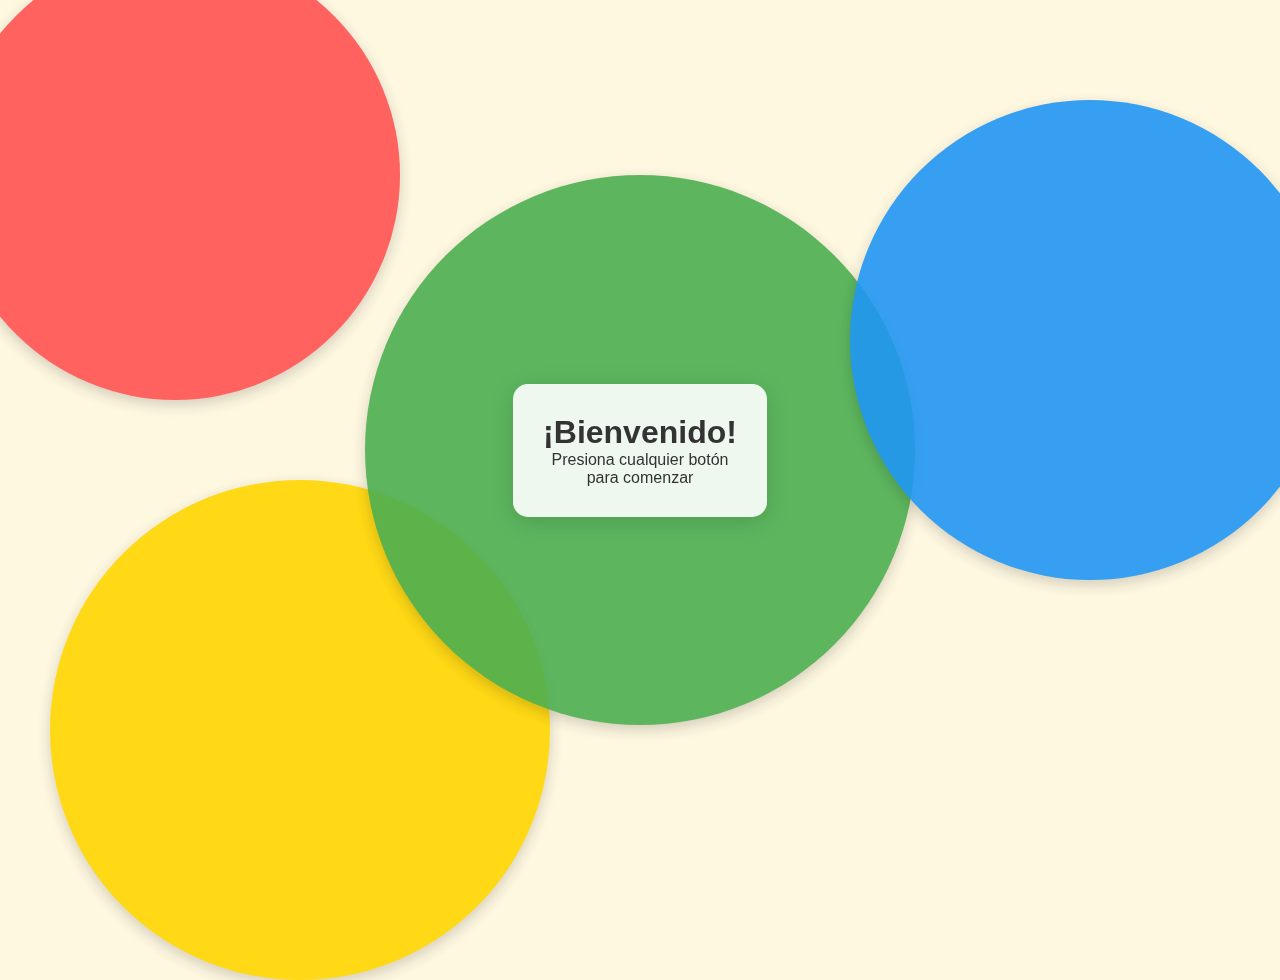
<file: index.html>
<!DOCTYPE html>
<!--
    Página de Bienvenida
    
    Primera pantalla que ve el usuario al ingresar al juego.
    Muestra cuatro círculos de colores que sirven como botones
    interactivos. Cualquier interacción redirige a la pantalla de instrucciones.
-->
<html lang="es">
<head>
    <meta charset="UTF-8">
    <meta name="viewport" content="width=device-width, initial-scale=1.0">
    <title>Bienvenida</title>
    <link rel="stylesheet" href="/css/style.css">
    <base href="/">
    <meta http-equiv="Cache-Control" content="no-cache, no-store, must-revalidate">
    <meta http-equiv="Pragma" content="no-cache">
    <meta http-equiv="Expires" content="0">
</head>
<body>
    <div class="container">
        <!-- Círculos interactivos de colores -->
        <div class="circle red"></div>
        <div class="circle yellow"></div>
        <div class="circle green"></div>
        <div class="circle blue"></div>
        
        <div class="text">
            <h1>¡Bienvenido!</h1>
            <p>Presiona cualquier botón<br> para comenzar</p>
        </div>
    </div>
    <script type="module" src="/js/Welcome.js"></script>
</body>
</html>
</file>
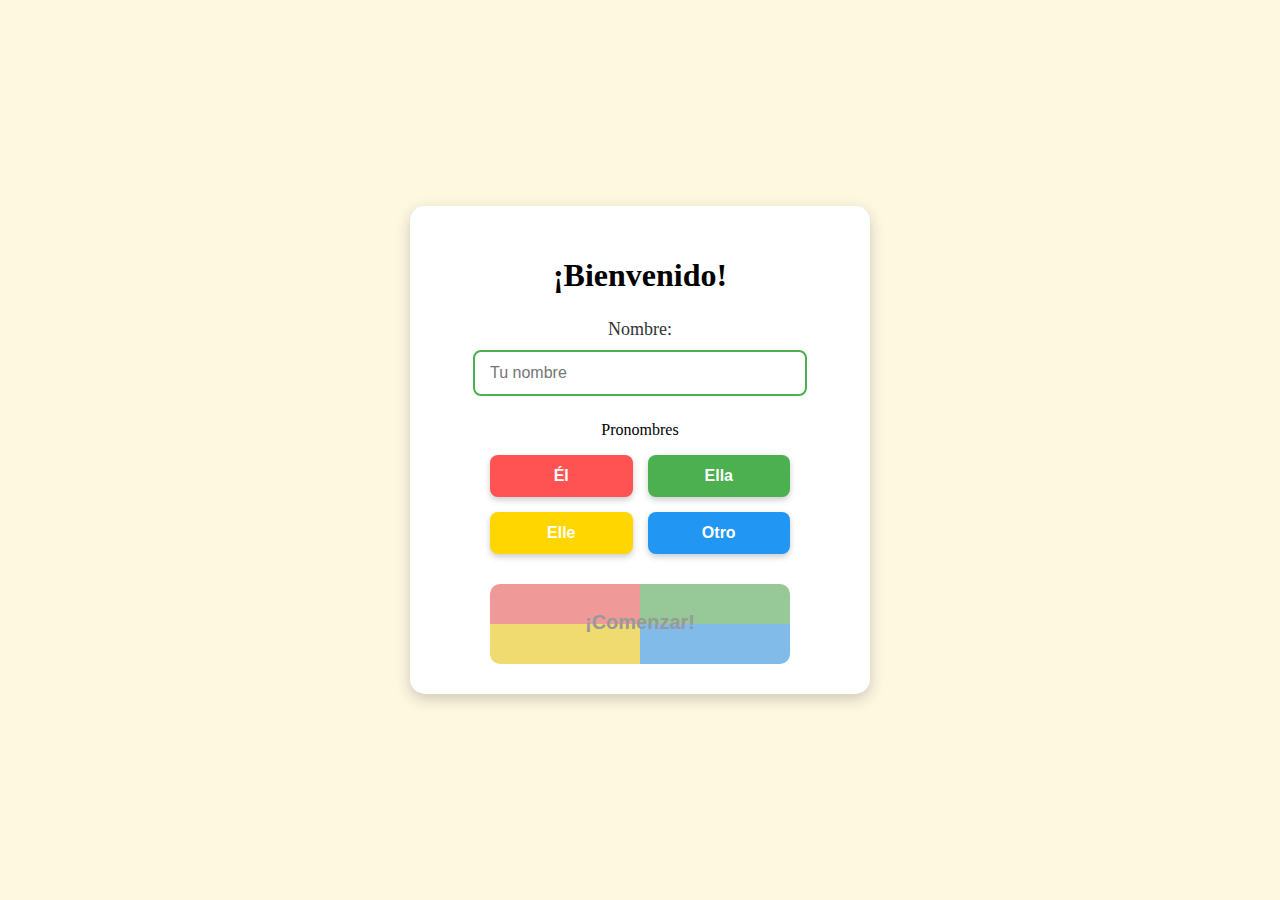
<file: final_results.html>
<!DOCTYPE html>
<!--
    Página de Resultados Finales
    
    Muestra los resultados de todos los juegos completados por el usuario.
    Presenta puntajes individuales y totales, junto con un mensaje motivacional.
    Permite al usuario regresar al inicio o compartir sus resultados.
-->
<html lang="es">
<head>
    <meta charset="UTF-8">
    <meta name="viewport" content="width=device-width, initial-scale=1.0">
    <script src="https://html2canvas.hertzen.com/dist/html2canvas.min.js"></script>
    <title>Resultados Finales</title>
    <link rel="stylesheet" href="/css/results.css">
    <meta http-equiv="Cache-Control" content="no-cache, no-store, must-revalidate">
    <meta http-equiv="Pragma" content="no-cache">
    <meta http-equiv="Expires" content="0">
</head>
<body>
    <div class="screen-container">
        <div class="content-box results-container">
            <h1>Tus Resultados</h1>
            
            <!-- Información del jugador -->
            <div class="player-info">
                <h2 id="player-name"></h2>
            </div>
            
            <!-- Detalles de resultados por juego -->
            <div class="results-detail">
                <div class="game-result" id="flies-result">
                    <h3>Caza Moscas</h3>
                    <p class="score">Puntaje: <span id="flies-score">0</span></p>
                    <p id="flies-correct" class="correct"></p>
                </div>
                    
                <div class="game-result" id="sequence-result">
                    <h3>Secuencia</h3>
                    <p class="score">Puntaje: <span id="sequence-score"></span></p>
                    <p class="correct" id="sequence-correct"></p>
                </div>
                
                <div class="game-result" id="colors-result">
                    <h3>Colores</h3>
                    <p class="score">Puntaje: <span id="colors-score"></span></p>
                    <p class="correct" id="colors-correct"></p>
                </div>
            </div>

            <!-- Resultado final y mensaje motivacional -->
            <div class="final-result">
                <h2>Puntaje Total</h2>
                <p id="total-score">0</p>
                <p id="final-message"></p>
            </div>
            
            <!-- Botones de acción -->
            <div class="action-buttons">
                <button id="back-btn" class="action-btn red">Volver</button>
                <button id="share-btn" class="action-btn blue">Compartir</button>
            </div>
        </div>
    </div>

    <script type="module" src="/js/Results.js"></script>
</body>
</html>
</file>
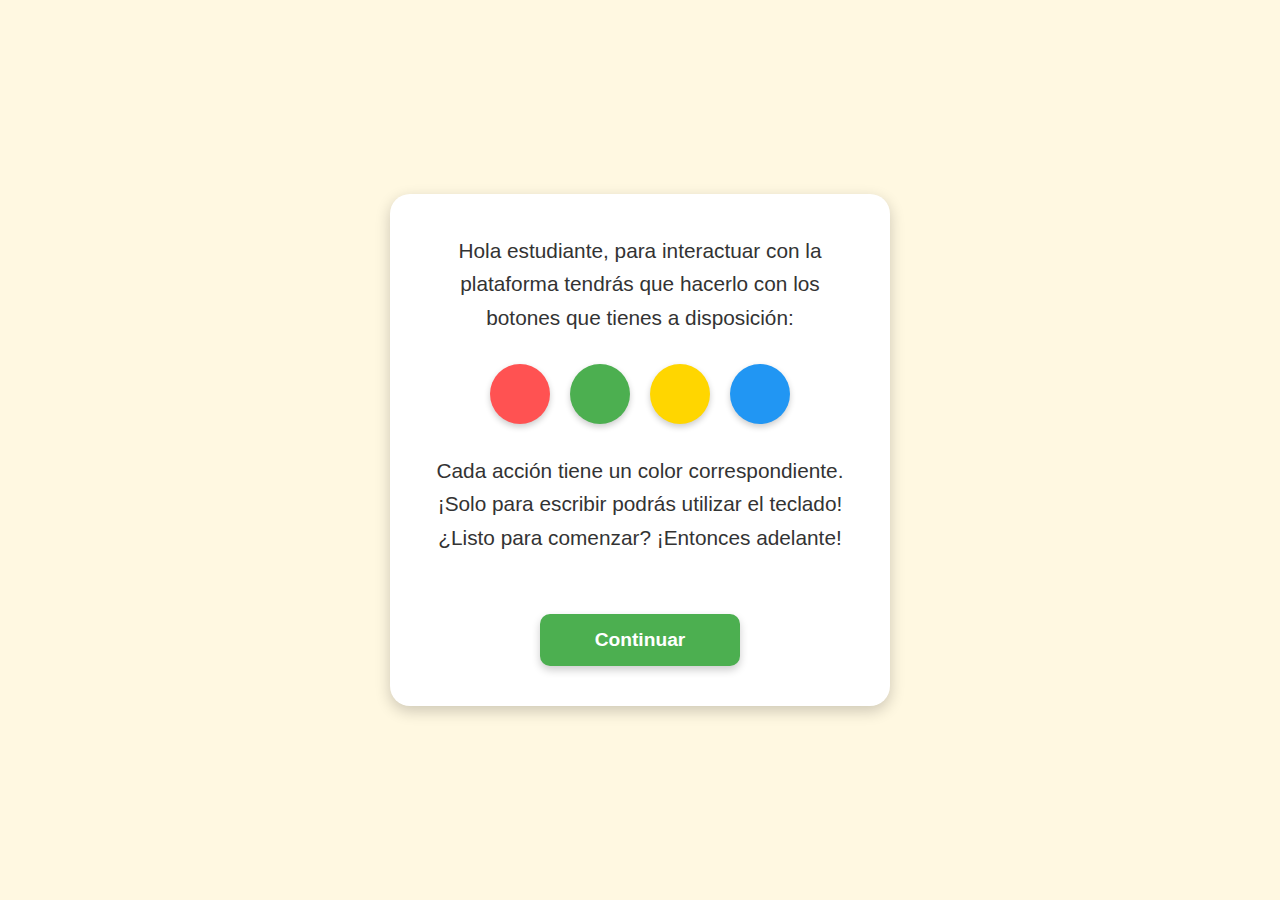
<file: instructions.html>
<!DOCTYPE html>
<!--
    Página de Instrucciones
    
    Explica al usuario cómo interactuar con la aplicación.
    Muestra los cuatro botones disponibles y sus propósitos.
    El botón verde permite continuar al registro.
-->
<html lang="es">
<head>
    <meta charset="UTF-8">
    <meta name="viewport" content="width=device-width, initial-scale=1.0">
    <title>Instrucciones</title>
    <link rel="stylesheet" href="/css/instructions.css">
    <meta http-equiv="Cache-Control" content="no-cache, no-store, must-revalidate">
    <meta http-equiv="Pragma" content="no-cache">
    <meta http-equiv="Expires" content="0">
    <base href="/"> <!-- Para rutas consistentes -->
</head>
<body>
    <div class="instructions-container">
        <div class="instructions-message">
            <p>Hola estudiante, para interactuar con la plataforma tendrás que hacerlo con los botones que tienes a disposición:</p>
            
            <!-- Visualización de los botones disponibles -->
            <div class="color-circles">
                <div class="color-circle red"></div>
                <div class="color-circle green"></div>
                <div class="color-circle yellow"></div>
                <div class="color-circle blue"></div>
            </div>
            
            <p>Cada acción tiene un color correspondiente.</p>
            <p>¡Solo para escribir podrás utilizar el teclado!</p>
            <p>¿Listo para comenzar? ¡Entonces adelante!</p>
        </div>
        
        <!-- Botón de continuación a registro -->
        <button id="continue-btn" class="green-button interactive">
            Continuar
        </button>
    </div>
    
    <script type="module" src="/js/Instructions.js"></script>
</body>
</file>
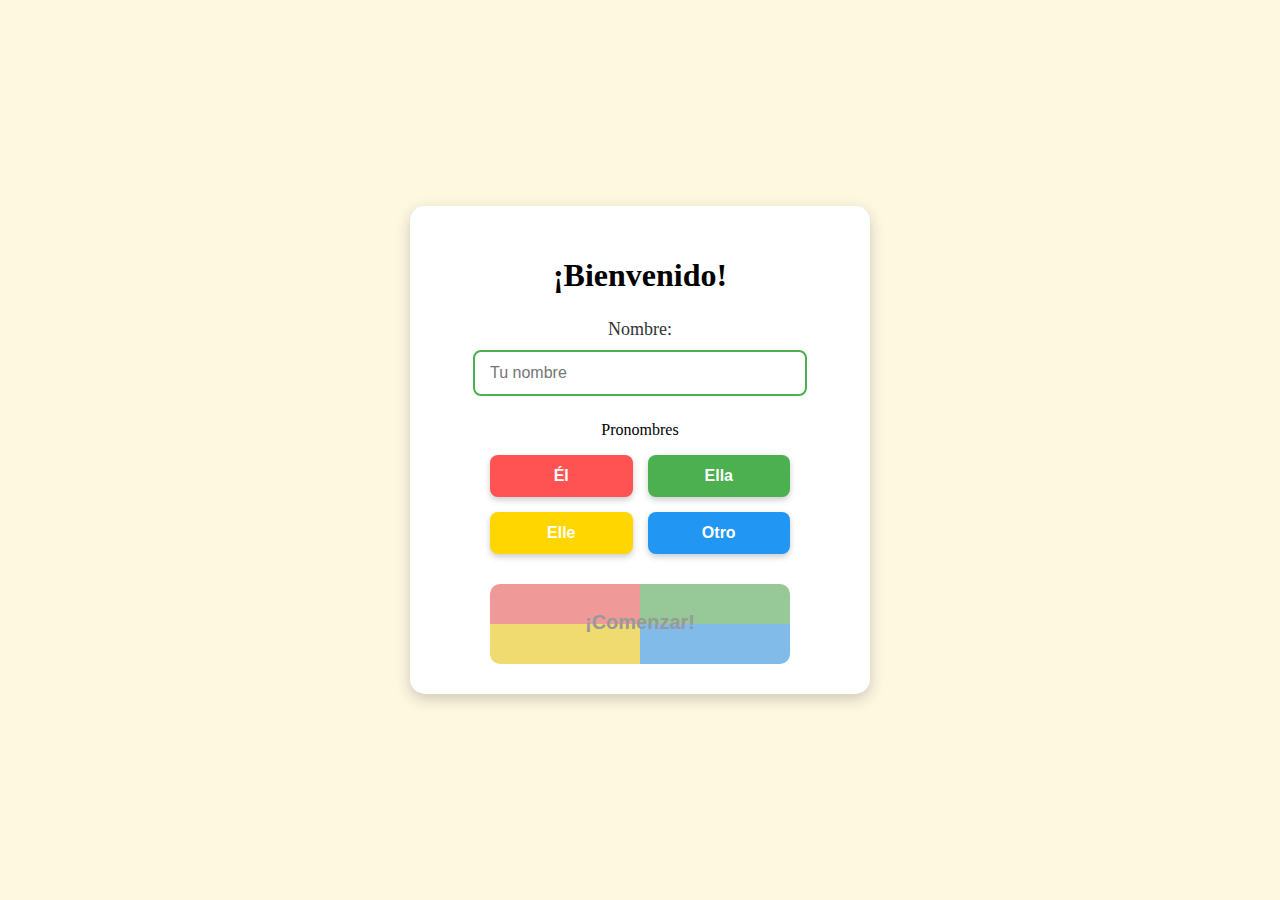
<file: registration.html>
<!DOCTYPE html>
<!--
    Página de Registro
    
    Permite al usuario ingresar su nombre y seleccionar sus pronombres.
    La interacción se realiza mediante botones de colores para los pronombres.
    El formulario se valida antes de permitir al usuario continuar.
-->
<html lang="es">
<head>
    <meta charset="UTF-8">
    <meta name="viewport" content="width=device-width, initial-scale=1.0">
    <title>Registro</title>
    <link rel="stylesheet" href="/css/registration.css">
    <meta http-equiv="Cache-Control" content="no-cache, no-store, must-revalidate">
    <meta http-equiv="Pragma" content="no-cache">
    <meta http-equiv="Expires" content="0">
</head>
<body class="screen-container">
    <div class="content-box">
        <h1>¡Bienvenido!</h1>
        
        <!-- Campo de entrada para el nombre -->
        <div class="form-group">
            <label for="name">Nombre:</label>
            <input type="text" id="name" placeholder="Tu nombre" autofocus autocomplete="name">
        </div>
        
        <!-- Selección de pronombres mediante botones de colores -->
        <div class="form-group">
            <p>Pronombres</p>
            <div class="options">
                <button class="color-btn red" data-gender="el" data-key="1">Él</button>
                <button class="color-btn green" data-gender="ella" data-key="2">Ella</button>
                <button class="color-btn yellow" data-gender="elle" data-key="3">Elle</button>
                <button class="color-btn blue" data-gender="otro" data-key="4">Otro</button>
            </div>
        </div>
        
        <!-- Botón de inicio, deshabilitado hasta completar el formulario -->
        <button id="start-btn" disabled>
            <span class="btn-text">¡Comenzar!</span>
        </button>
    </div>

    <!-- Archivos JS como módulos -->
    <script type="module" src="/js/Player.js"></script>
    <script type="module" src="/js/strategies/MouseStrategy.js"></script>
    <script type="module" src="/js/strategies/TouchScreenStrategy.js"></script>
    <script type="module" src="/js/strategies/PhysicalButtonsStrategy.js"></script>
    <script type="module" src="/js/InteractionManager.js"></script>
    <script type="module" src="/js/Registration.js"></script>
</body>
</html>
</file>
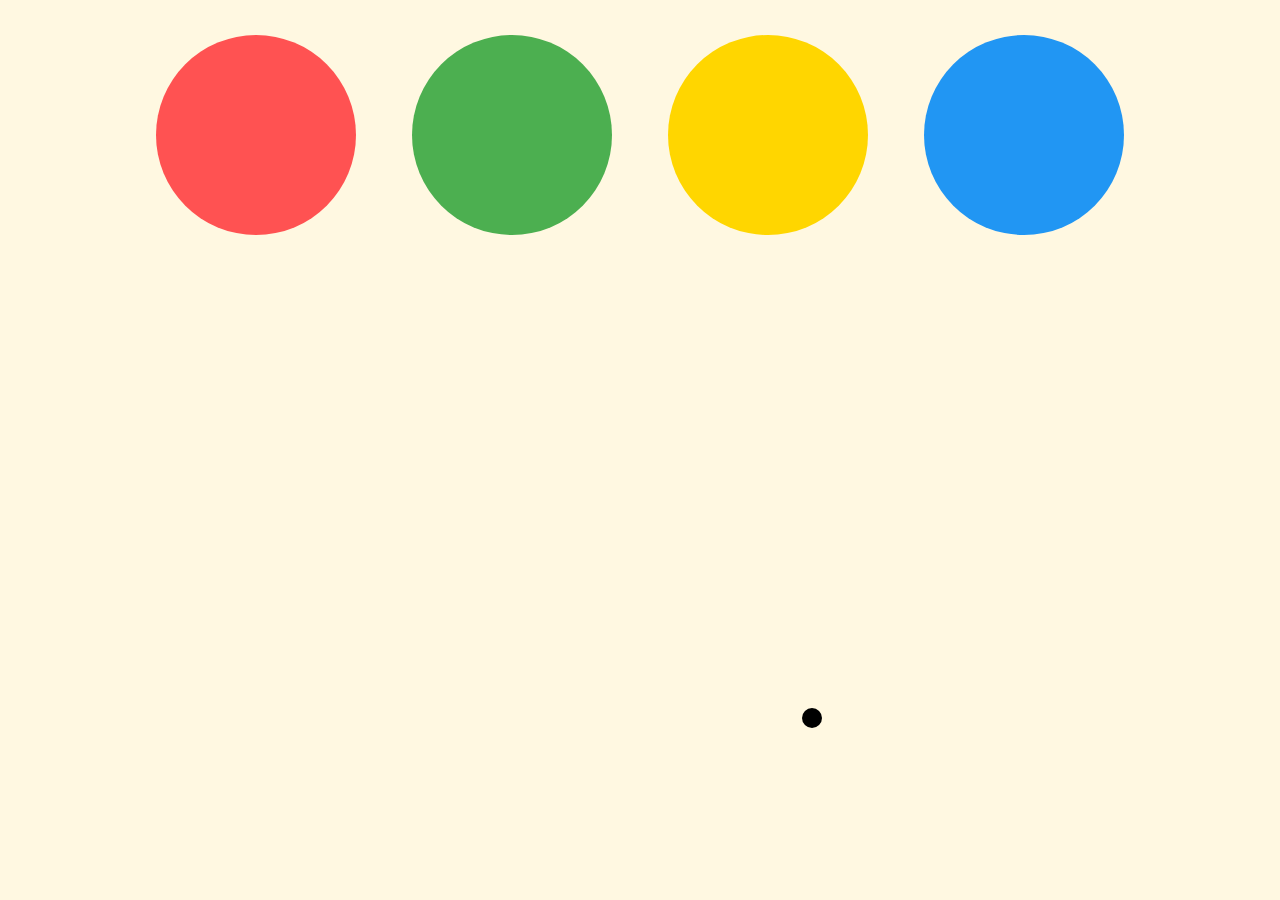
<file: games/flies/flies_game.html>
<!DOCTYPE html>
<!--
    Pantalla Principal del Juego Caza Moscas
    
    Contiene el escenario donde se desarrolla el juego.
    En esta pantalla aparecen los círculos de colores y las moscas
    que se mueven hacia ellos. El usuario debe observar atentamente
    cuál recibe más moscas durante 20 segundos.
-->
<html lang="es">
<head>
    <meta charset="UTF-8">
    <meta name="viewport" content="width=device-width, initial-scale=1.0">
    <title>Juego de Observación</title>
    <link rel="stylesheet" href="../../css/flies.css">
    <meta http-equiv="Cache-Control" content="no-cache, no-store, must-revalidate">
    <meta http-equiv="Pragma" content="no-cache">
    <meta http-equiv="Expires" content="0">
</head>
<body>
    <!-- Contenedor principal del juego donde se generarán los elementos dinámicamente -->
    <div id="game-container">
        <div id="targets-container"></div>
    </div>

    <!-- Scripts del juego -->
    <script src="../../js/games/flies/Target.js"></script>
    <script src="../../js/games/flies/Fly.js"></script>
    <script src="../../js/games/flies/Game.js"></script>
    <script src="../../js/games/flies/main.js"></script>
</body>
</html>
</file>
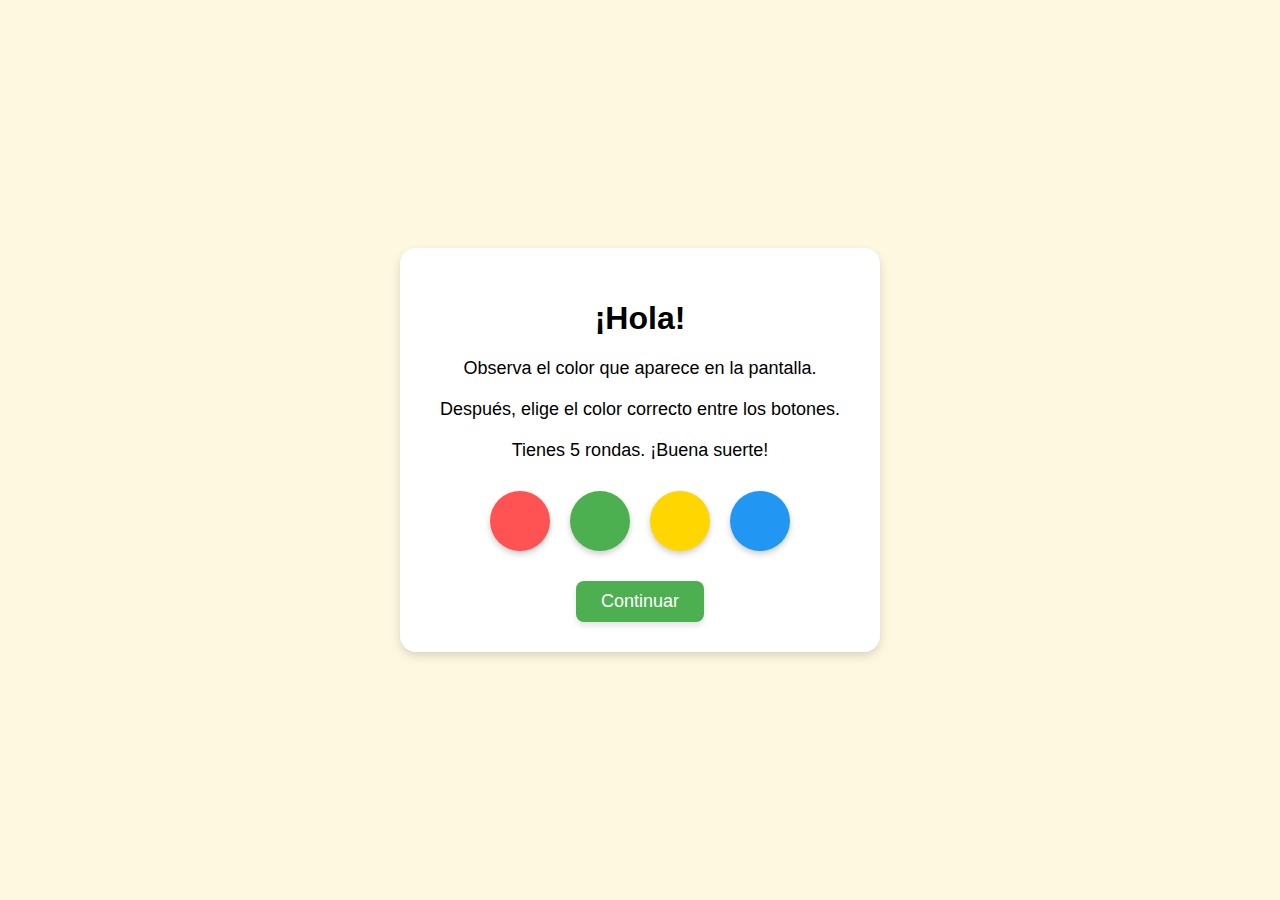
<file: games/juego3/juego3.html>
<!DOCTYPE html>
<html lang="es">
<head>
  <meta charset="UTF-8">
  <title>Juego de Colores</title>
  <link rel="stylesheet" href="../../css/juego3.css">
  <meta name="viewport" content="width=device-width, initial-scale=1.0">
</head>
<body>
  <div id="game">
    <!-- Instrucciones -->
    <div id="instructions">
      <div class="card">
        <h1 id="welcome-title" class="game-title">¡Hola!</h1>

        <p>Observa el color que aparece en la pantalla.</p>
        <p>Después, elige el color correcto entre los botones.</p>
        <p>Tienes 5 rondas. ¡Buena suerte!</p>

        <div class="color-circles">
          <div class="color-circle red"></div>
          <div class="color-circle green"></div>
          <div class="color-circle yellow"></div>
          <div class="color-circle blue"></div>
        </div>

        <button id="startButton" onclick="startGame()">Continuar</button>
      </div>
    </div>

    <!-- Área de juego -->
    <div id="playArea" class="hidden">
      <h1 id="title">¡Observa el color!</h1>

      <div id="buttons" class="hidden">
        <button class="btn" style="background-color: #FF5252;" onclick="checkAnswer('red')" title="Rojo"></button>
        <button class="btn" style="background-color: #4CAF50;" onclick="checkAnswer('green')" title="Verde"></button>
        <button class="btn" style="background-color: #FFD600;" onclick="checkAnswer('yellow')" title="Amarillo"></button>
        <button class="btn" style="background-color: #2196F3;" onclick="checkAnswer('blue')" title="Azul"></button>
      </div>

      <div id="score" class="hidden"></div>
    </div>
  </div>

  <!-- Scripts -->
  <script type="module" src="../../js/games/juego3/juego3.js"></script>

</html>
</file>
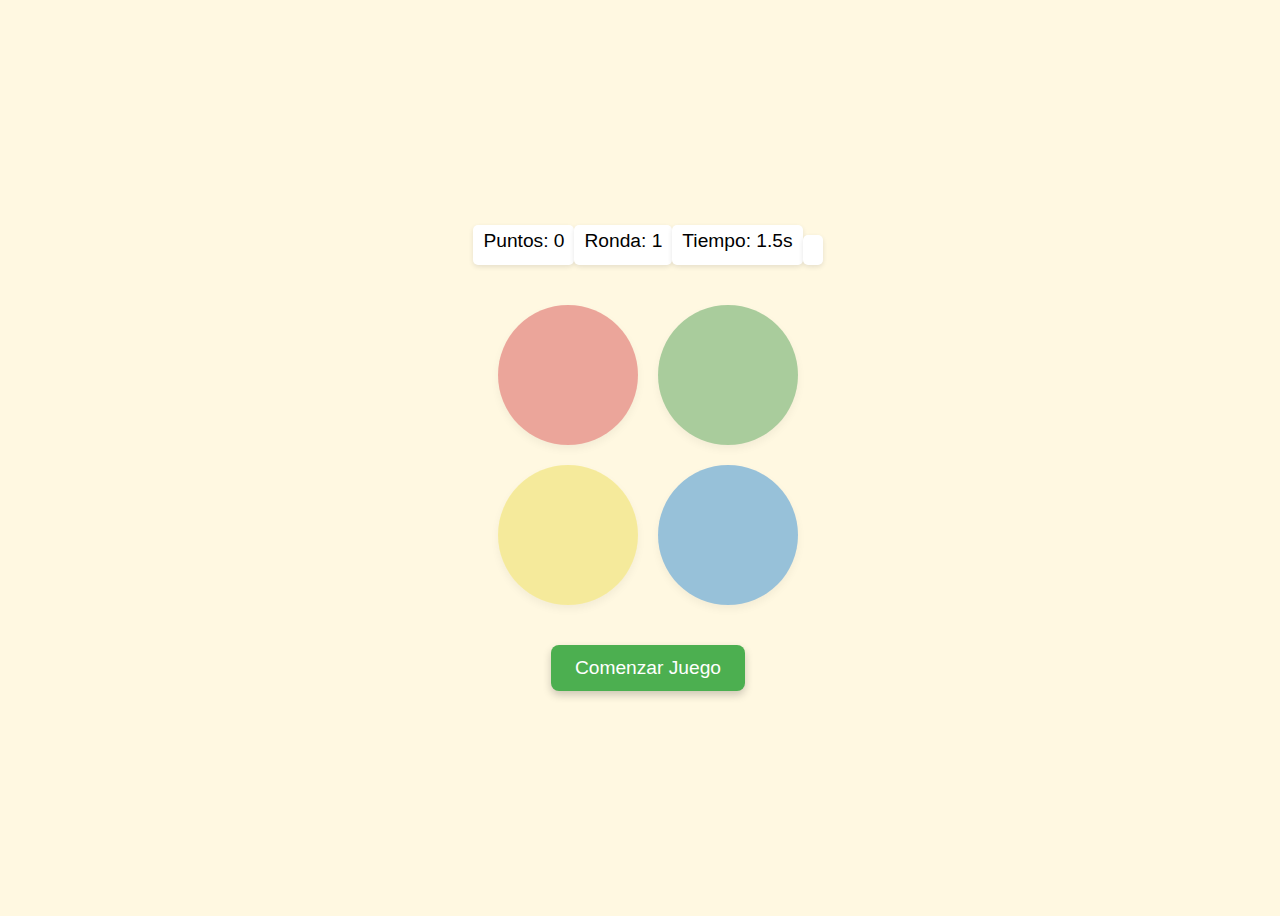
<file: games/sequence/sequence_game.html>
<!DOCTYPE html>
<!--
    Pantalla Principal del Juego Secuencia
    
    Contiene el tablero donde se desarrolla el juego.
    Muestra cuatro botones de colores que el usuario debe presionar
    en el mismo orden en que se iluminan para seguir la secuencia.
    Incluye un panel de información con puntuación, ronda y temporizador.
-->
<html lang="es">
<head>
    <meta charset="UTF-8">
    <meta name="viewport" content="width=device-width, initial-scale=1.0">
    <title>Juego de Secuencia de Colores</title>
    <link rel="stylesheet" href="../../css/sequence.css">
    <meta http-equiv="Cache-Control" content="no-cache, no-store, must-revalidate">
    <meta http-equiv="Pragma" content="no-cache">
    <meta http-equiv="Expires" content="0">
</head>
<body>
    <div class="game-container">
        <!-- Panel de información del juego -->
        <div class="info-panel">
            <div class="score">Puntos: <span id="score">0</span></div>
            <div class="round">Ronda: <span id="round">1</span></div>
            <div class="timer">Tiempo: <span id="timer">1.5</span>s</div>
            <div class="message" id="message"></div>
        </div>
        
        <!-- Tablero con botones de colores -->
        <div class="board">
            <div class="circle red"></div>
            <div class="circle green"></div>
            <div class="circle yellow"></div>
            <div class="circle blue"></div>
        </div>
        
        <!-- Botón para iniciar el juego -->
        <button id="startBtn" class="start-button">
            <span class="button-text">Comenzar Juego</span>
        </button>
    </div>

    <script type="module" src="../../js/games/sequence/main.js"></script>
</body>
</html>
</file>
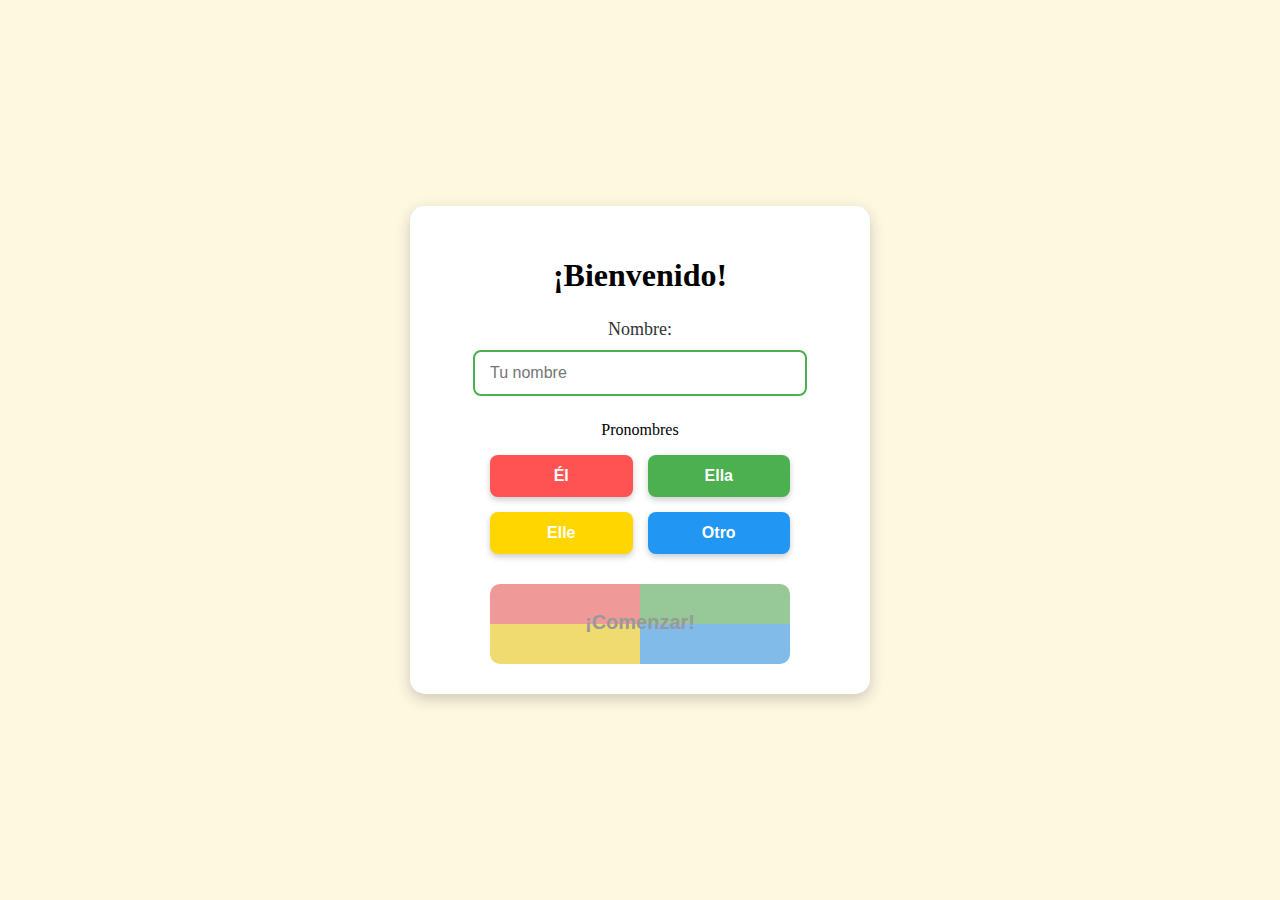
<file: games/sequence/sequence_start.html>
<!DOCTYPE html>
<!--
    Pantalla de Inicio del Juego Secuencia
    
    Muestra las instrucciones para el segundo juego.
    Explica al usuario que debe memorizar y repetir una secuencia 
    de colores usando los botones correspondientes.
-->
<html lang="es">
<head>
    <meta charset="UTF-8">
    <meta name="viewport" content="width=device-width, initial-scale=1.0">
    <title>Juego de Secuencia</title>
    <link rel="stylesheet" href="../../css/instructions.css">
    <meta http-equiv="Cache-Control" content="no-cache, no-store, must-revalidate">
    <meta http-equiv="Pragma" content="no-cache">
    <meta http-equiv="Expires" content="0">
    <base href="/">
</head>
<body>
    <div class="instructions-container">
      <h1 id="welcome-title" class="game-title"></h1>

        <!-- Instrucciones del juego -->
        <div class="instructions-message">
            <p>¡Bienvenido al juego de secuencias! Memoriza y repite los patrones de colores que se te mostrarán.</p>
            
            <p>¡Usa los botones correspondientes para repetir la secuencia!</p>

            <!-- Representación visual de los botones -->
            <div class="color-circles">
                <div class="color-circle red"></div>
                <div class="color-circle green"></div>
                <div class="color-circle yellow"></div>
                <div class="color-circle blue"></div>
            </div>

            <p>¡Comencemos!</p>
        </div>
        
        <!-- Botón para iniciar el juego -->
        <button id="continue-btn" class="green-button interactive">
            Comenzar
        </button>
    </div>
    
    <script type="module" src="../../js/games/sequence/Instructions.js"></script>
</body>
</html>
</file>
<file: css/style.css>
/**
 * Estilos para la Página de Bienvenida
 * 
 * Define la apariencia de los círculos interactivos y textos en la pantalla inicial.
 * Incluye responsividad para diferentes tamaños de pantalla.
 */

/* Estilos generales */
* {
    margin: 0;
    padding: 0;
    box-sizing: border-box;
    font-family: 'Arial', sans-serif;
    -webkit-tap-highlight-color: transparent; /* Elimina el destello en dispositivos táctiles */
}

body {
    width: 100vw;
    height: 100vh;
    display: flex;
    justify-content: center;
    align-items: center;
    background: #FFF8E1;
    overflow: hidden;
    position: relative;
}

.container {
    position: relative;
    width: 100%;
    height: 100%;
    display: flex;
    justify-content: center;
    align-items: center;
}

/* Círculos de colores - Asegurar que sean clickeables */
.circle {
    position: absolute;
    border-radius: 50%;
    opacity: 0.9;
    transition: all 0.2s ease;
    box-shadow: 0 5px 15px rgba(0,0,0,0.2);
    z-index: 1;
    pointer-events: auto;
    cursor: pointer;
    touch-action: manipulation; /* Mejora la respuesta táctil */
}

/* Efecto al hacer click o tocar */
.circle:active {
    transform: scale(0.95);
    box-shadow: inset 0 0 15px rgba(0,0,0,0.4);
}

/* Posiciones y tamaños de cada círculo */
.red {
    background-color: #FF5252;
    width: 450px;
    height: 450px;
    top: -50px;
    left: -50px;
}

.yellow {
    background-color: #FFD600;
    width: 500px;
    height: 500px;
    bottom: -80px;
    left: 50px;
}

.green {
    background-color: #4CAF50;
    width: 550px;
    height: 550px;
    display: flex;
    justify-content: center;
    align-items: center;
}

.blue {
    background-color: #2196F3;
    width: 480px;
    height: 480px;
    right: -50px;
    top: 100px;
}

/* Texto central con instrucciones */
.text {
    position: absolute;
    text-align: center;
    color: #333;
    z-index: 10;
    background-color: rgba(255, 255, 255, 0.9);
    padding: 30px;
    border-radius: 15px;
    box-shadow: 0 5px 25px rgba(0,0,0,0.15);
    max-width: 80%;
    backdrop-filter: blur(5px);
    user-select: none; /* Previene selección de texto */
}

/* Optimización para dispositivos móviles */
@media (max-width: 768px) {
    .circle {
        width: 80% !important;
        height: 80% !important;
        max-width: 300px;
        max-height: 300px;
        position: relative !important;
        top: auto !important;
        left: auto !important;
        right: auto !important;
        bottom: auto !important;
        margin: 10px;
    }
    
    .container {
        flex-direction: column;
        justify-content: flex-start;
        padding-top: 20px;
    }
    
    .text {
        position: relative;
        margin-top: 20px;
        width: 90%;
    }
}
</file>
<file: css/results.css>
/**
 * Estilos para la Página de Resultados Finales
 * 
 * Define la apariencia de la pantalla de resultados, incluyendo
 * tarjetas para cada juego, puntaje total y botones de acción.
 * Incluye estados visuales para indicar éxito o error.
 */

/* ==================== */
/* ESTILOS BASE */
/* ==================== */
body {
    margin: 0;
    padding: 0;
    font-family: Arial, sans-serif;
    background: #FFF8E1;
}

/* Contenedor principal */
.screen-container {
    display: flex;
    justify-content: center;
    align-items: center;
    min-height: 100vh;
    padding: 20px;
}

/* Caja de contenido */
.content-box {
    background: white;
    padding: 30px;
    border-radius: 15px;
    box-shadow: 0 5px 15px rgba(0,0,0,0.2);
    width: 90%;
    max-width: 800px;
}

/* ==================== */
/* ESTILOS DE RESULTADOS */
/* ==================== */
.results-container {
    text-align: center;
}

.player-info {
    margin-bottom: 30px;
}

.player-info h2 {
    color: #2196F3;
    margin-bottom: 5px;
    font-size: 28px;
}

/* Grid de resultados */
.results-detail {
    display: grid;
    grid-template-columns: repeat(auto-fit, minmax(250px, 1fr));
    gap: 20px;
    margin: 30px 0;
}

/* Tarjeta de resultado por juego */
.game-result {
    background: rgba(255, 255, 255, 0.9);
    padding: 15px;
    border-radius: 10px;
    box-shadow: 0 3px 10px rgba(0,0,0,0.1);
}

.game-result h3 {
    color: #333;
    margin-top: 0;
    border-bottom: 1px solid #eee;
    padding-bottom: 10px;
}

.score {
    font-weight: bold;
    font-size: 18px;
    margin: 10px 0;
}

.correct {
    font-style: italic;
    margin: 5px 0;
}

/* Resultado final y mensaje motivacional */
.final-result {
    text-align: center;
    margin: 30px 0;
    padding: 20px;
    background: #FFF8E1;
    border-radius: 10px;
}

.final-result h2 {
    color: #FF9800;
    margin-bottom: 10px;
    font-size: 24px;
}

#total-score {
    font-size: 32px;
    font-weight: bold;
    color: #2196F3;
    margin: 10px 0;
}

#final-message {
    font-size: 18px;
    color: #333;
    margin-top: 15px;
}

/* ==================== */
/* BOTONES DE ACCIÓN */
/* ==================== */
.action-buttons {
    display: flex;
    justify-content: center;
    gap: 15px;
    margin-top: 30px;
}

.action-btn {
    display: inline-block;
    color: white;
    padding: 12px 25px;
    border: none;
    border-radius: 5px;
    text-decoration: none;
    font-size: 18px;
    font-weight: bold;
    cursor: pointer;
    transition: all 0.3s;
    box-shadow: 0 2px 5px rgba(0,0,0,0.2);
    pointer-events: none; /* Deshabilitados hasta que JS los active */
}

/* Efecto hover para todos los botones */
.action-btn:hover {
    transform: translateY(-2px);
    box-shadow: 0 4px 8px rgba(0,0,0,0.2);
}

/* Botón rojo (Volver) */
.action-btn.red {
    background: #FF5252;
}

.action-btn.red:hover {
    background: #e53935;
}

/* Botón azul (Compartir) */
.action-btn.blue {
    background: #2196F3;
}

.action-btn.blue:hover {
    background: #1976D2;
}

/* Efecto al presionar */
.action-btn:active, 
.action-btn.pressed {
    transform: scale(0.95) !important;
    box-shadow: inset 0 0 10px rgba(0,0,0,0.3) !important;
    transition: all 0.1s ease;
}

/* ==================== */
/* ESTADOS DE RESULTADO */
/* ==================== */
.success {
    color: #4CAF50; /* Verde para aciertos */
}

.error {
    color: #FF5252; /* Rojo para errores */
}

/* ==================== */
/* INTEGRACIÓN CON ARDUINO */
/* ==================== */
.color-btn.arduino-selected {
    animation: selected-pulse 0.5s;
}

@keyframes selected-pulse {
    0% { box-shadow: 0 0 10px rgba(0,0,0,0.2); }
    50% { box-shadow: 0 0 20px rgba(33,150,243,0.7); }
    100% { box-shadow: 0 0 10px rgba(0,0,0,0.2); }
}

.btn-action.arduino-active {
    transform: scale(0.95);
    box-shadow: inset 0 0 10px rgba(0,0,0,0.3);
}

/* Indicador de conexión con Arduino */
.arduino-connection {
    position: fixed;
    bottom: 10px;
    right: 10px;
    padding: 8px 12px;
    border-radius: 20px;
    font-size: 14px;
    z-index: 1000;
}

.arduino-connection.connected {
    background: rgba(76, 175, 80, 0.2);
    color: #4CAF50;
}

.arduino-connection.disconnected {
    background: rgba(255, 82, 82, 0.2);
    color: #FF5252;
}

/* Indicador visual de estado de conexión */
.arduino-connection::before {
    content: '';
    display: inline-block;
    width: 10px;
    height: 10px;
    border-radius: 50%;
    margin-right: 5px;
}

.arduino-connection.connected::before {
    background: #4CAF50;
}

.arduino-connection.disconnected::before {
    background: #FF5252;
}
</file>
<file: css/instructions.css>
/* Estilos generales */
* {
    margin: 0;
    padding: 0;
    box-sizing: border-box;
    font-family: Arial, sans-serif;
    -webkit-tap-highlight-color: transparent;
}

body {
    width: 100vw;
    height: 100vh;
    display: flex;
    justify-content: center;
    align-items: center;
    background: #FFF8E1;
    overflow: hidden;
    touch-action: manipulation;
}

.instructions-container {
    background: white;
    padding: 40px;
    border-radius: 20px;
    box-shadow: 0 5px 15px rgba(0,0,0,0.2);
    width: 90%;
    max-width: 500px;
    text-align: center;
    position: relative;
}

.instructions-message {
    color: #333;
    font-size: 1.3em;
    line-height: 1.6;
    margin-bottom: 40px;
}

/* Círculos de colores */
.color-circles {
    display: flex;
    justify-content: center;
    gap: 20px;
    margin: 30px 0;
}

.color-circle {
    width: 60px;
    height: 60px;
    border-radius: 50%;
    box-shadow: 0 3px 6px rgba(0,0,0,0.2);
    transition: all 0.2s ease-out;
    pointer-events: none;
}

.color-circle.active {
    transform: scale(1.15);
    box-shadow: 0 0 15px rgba(0,0,0,0.3);
}

.red { background: #FF5252; }
.green { background: #4CAF50; }
.yellow { background: #FFD600; }
.blue { background: #2196F3; }

/* Botón verde */
.green-button {
    background: #4CAF50;
    color: white;
    border: none;
    padding: 15px 40px;
    font-size: 1.2em;
    border-radius: 10px;
    cursor: pointer;
    transition: all 0.2s ease;
    box-shadow: 0 4px 8px rgba(0,0,0,0.2);
    margin-top: 20px;
    font-weight: bold;
    position: relative;
    overflow: hidden;
    user-select: none;
    pointer-events: none;
}

.green-button.interactive {
    pointer-events: auto;
}

@media (hover: hover) {
    .green-button.interactive:hover:not(.processing) {
        background: #45a049;
        transform: translateY(-2px);
        box-shadow: 0 6px 12px rgba(0,0,0,0.25);
    }
}

.green-button.interactive:active:not(.processing),
.green-button.pressed:not(.processing) {
    transform: scale(0.96) translateY(1px);
    box-shadow: 0 2px 4px rgba(0,0,0,0.2);
    background: #3d8b40;
}

.green-button.processing {
    background: #3d8b40;
    pointer-events: none;
}

.green-button.processing::after {
    content: '';
    position: absolute;
    top: 0;
    left: 0;
    width: 100%;
    height: 100%;
    background: linear-gradient(90deg, 
                transparent, 
                rgba(255,255,255,0.4), 
                transparent);
    animation: processing 1.5s infinite;
}

/* Indicador de modo simplificado */
.mode-indicator {
    position: fixed;
    top: 20px;
    right: 20px;
    background: rgba(0, 0, 0, 0.9);
    color: #e5e5e5;
    padding: 8px 15px;
    border-radius: 20px;
    font-size: 14px;
    font-weight: 500;
    z-index: 1000;
    box-shadow: 0 2px 8px rgba(0,0,0,0.1);
    border: 1px solid rgba(0,0,0,0.1);
}

/* Animaciones */
@keyframes processing {
    0% { transform: translateX(-100%); }
    100% { transform: translateX(100%); }
}

/* Feedback visual para Arduino */
.arduino-feedback {
    position: absolute;
    top: 50%;
    left: 50%;
    transform: translate(-50%, -50%);
    background: rgba(0,0,0,0.8);
    color: white;
    padding: 20px;
    border-radius: 10px;
    text-align: center;
    z-index: 100;
    pointer-events: none;
    opacity: 0;
    transition: opacity 0.3s;
    width: 80%;
    max-width: 300px;
}

.arduino-feedback.active {
    opacity: 1;
}

/* Instrucciones para teclado */
.key-instructions {
    margin-top: 20px;
    font-size: 0.9em;
    color: #666;
}

/* Optimización para móviles */
@media (max-width: 768px) {
    .green-button {
        padding: 18px 40px;
    }
    
    .instructions-container {
        padding: 30px 20px;
    }
    
    .mode-indicator {
        top: 10px;
        right: 10px;
        font-size: 12px;
        padding: 6px 12px;
    }
}

/* Mejoras para el botón de continuar */
.green-button {
    /* Mantén todas tus propiedades existentes */
    min-width: 200px; /* Ancho mínimo para mejor apariencia */
}

/* Estado disabled mejorado */
.green-button:disabled {
    opacity: 0.7;
    cursor: not-allowed;
    transform: none !important;
}

/* Feedback visual para interacción */
.green-button.interactive {
    position: relative;
}

.green-button.interactive:after {
    content: '';
    position: absolute;
    top: 0;
    left: 0;
    right: 0;
    bottom: 0;
    border-radius: 8px;
    box-shadow: 0 0 0 rgba(76, 175, 80, 0.4);
    transition: box-shadow 0.3s;
}

.green-button.interactive:active:after {
    box-shadow: 0 0 20px 10px rgba(76, 175, 80, 0.4);
}

/* Mejoras para móviles */
@media (max-width: 480px) {
    .green-button {
        padding: 16px 30px;
        font-size: 1.1em;
    }
    
    .color-circle {
        width: 50px;
        height: 50px;
    }
    
    .instructions-message {
        font-size: 1.1em;
        margin-bottom: 30px;
    }
}

/* Animación de carga más suave */
@keyframes processing {
    0% { transform: translateX(-100%) skewX(-15deg); }
    100% { transform: translateX(100%) skewX(-15deg); }
}

.green-button.processing::after {
    animation: processing 1.8s infinite ease-in-out;
}

/* Mejoras de accesibilidad */
.green-button:focus-visible {
    outline: 3px solid #2196F3;
    outline-offset: 2px;
}

/* Transiciones más fluidas */
.color-circle, 
.green-button {
    transition: all 0.3s cubic-bezier(0.25, 0.8, 0.25, 1);
}

/* Nuevos estilos para mejor espaciado */
.game-title {
    margin-bottom: 30px;
    color: #333;
    font-size: 2em;
    text-align: center;
}

.instruction-text {
    margin: 15px 0;
    line-height: 1.6;
}

.instruction-text.highlight {
    font-weight: bold;
    margin: 20px 0;
    color: #2196F3;
}

.instruction-text.emphasis {
    font-size: 1.2em;
    margin: 25px 0;
    font-weight: bold;
}

.color-circles {
    margin: 30px 0;
}

/* Ajustes responsivos */
@media (max-width: 480px) {
    .game-title {
        font-size: 1.8em;
        margin-bottom: 20px;
    }
    
    .instruction-text {
        margin: 12px 0;
    }
    
    .instruction-text.highlight {
        margin: 15px 0;
    }
    
    .instruction-text.emphasis {
        margin: 20px 0;
        font-size: 1.1em;
    }
    
    .color-circles {
        margin: 20px 0;
    }
}
</file>
<file: css/registration.css>
/**
 * Estilos para la Página de Registro
 * 
 * Define la apariencia del formulario de registro, incluyendo
 * campos de entrada, botones de colores para pronombres y
 * botón de inicio.
 */

/* Estilos específicos para la pantalla de registro */
.screen-container {
    display: flex;
    justify-content: center;
    align-items: center;
    min-height: 100vh;
    background: #FFF8E1;
    margin: 0;
    padding: 20px;
    box-sizing: border-box;
}

.content-box {
    background: white;
    padding: 30px;
    border-radius: 15px;
    box-shadow: 0 5px 15px rgba(0,0,0,0.2);
    text-align: center;
    width: 100%;
    max-width: 400px;
}

.form-group {
    margin: 25px 0;
}

.form-group label {
    display: block;
    margin-bottom: 10px;
    font-size: 18px;
    color: #333;
}

.form-group input {
    padding: 12px 15px;
    font-size: 16px;
    border: 2px solid #ddd;
    border-radius: 8px;
    width: 80%;
    max-width: 300px;
    transition: border-color 0.3s;
    margin: 0 auto;
    display: block;
}

.form-group input:focus {
    border-color: #4CAF50;
    outline: none;
}

.options {
    display: grid;
    grid-template-columns: repeat(2, 1fr);
    gap: 15px;
    margin-top: 15px;
    width: 80%;
    max-width: 300px;
    margin-left: auto;
    margin-right: auto;
}

.color-btn {
    padding: 12px;
    border: none;
    border-radius: 8px;
    color: white;
    font-weight: bold;
    cursor: pointer;
    transition: all 0.3s;
    font-size: 16px;
    box-shadow: 0 3px 6px rgba(0,0,0,0.2);
    width: 100%;
}

.color-btn:hover {
    transform: translateY(-2px);
    box-shadow: 0 5px 10px rgba(0,0,0,0.3);
}

.color-btn.selected {
    opacity: 1 !important;
    filter: brightness(1.05);
    outline: 3px solid rgba(0, 0, 0, 0.3);
}

.color-btn:disabled {
    opacity: 0.6 !important;
    transform: none !important;
    box-shadow: none !important;
    cursor: not-allowed !important;
}

.color-btn.selected:disabled {
    opacity: 1 !important;
    filter: brightness(1.05);
    outline: 3px solid rgba(0, 0, 0, 0.4);
}

.color-btn.red { background: #FF5252; }
.color-btn.green { background: #4CAF50; }
.color-btn.blue { background: #2196F3; }
.color-btn.yellow { background: #FFD600; }

#start-btn {
    position: relative;
    padding: 0;
    font-size: 18px;
    color: #333;
    background: transparent;
    border: none;
    border-radius: 10px;
    box-shadow: 0 4px 8px rgba(0,0,0,0.1);
    cursor: pointer;
    overflow: hidden;
    transition: all 0.3s ease;
    z-index: 1;
    margin: 30px auto 0;
    width: 80%;
    max-width: 300px;
    height: 80px;
    display: flex;
    flex-direction: column;
    justify-content: center;
    align-items: center;
}

#start-btn::before {
    content: '';
    position: absolute;
    width: 100%;
    height: 100%;
    top: 0;
    left: 0;
    background: 
        linear-gradient(to right, 
            #FF5252 0%, #FF5252 50%, 
            #4CAF50 50%, #4CAF50 100%),
        linear-gradient(to right, 
            #FFD600 0%, #FFD600 50%, 
            #2196F3 50%, #2196F3 100%);
    background-size: 100% 50%;
    background-repeat: no-repeat;
    background-position: 0 0, 0 100%;
    z-index: -1;
    border-radius: 8px;
}

.btn-text {
    font-weight: bold;
    font-size: 20px;
    margin-bottom: 4px;
    text-align: center;
    width: 100%;
}

.btn-subtext {
    font-size: 14px;
    text-align: center;
    width: 100%;
}

#start-btn:hover:not(:disabled) {
    transform: translateY(-3px);
    box-shadow: 0 6px 12px rgba(0,0,0,0.15);
}

#start-btn:active:not(:disabled) {
    transform: translateY(1px);
}

#start-btn:disabled {
    background: #e0e0e0;
    color: #999;
    cursor: not-allowed;
    box-shadow: none;
    transform: none;
}

#start-btn:disabled::before {
    opacity: 0.5;
}
</file>
<file: css/flies.css>
/**
 * Estilos para el Juego Caza Moscas
 * 
 * Define la apariencia de la pantalla del juego, incluyendo los círculos objetivos,
 * moscas, temporizador y controles de interacción.
 * Incluye estilos para las pantallas de instrucciones y resultados.
 */

/* ==================== */
/* ESTILOS BASE GENERALES */
/* ==================== */
body {
    margin: 0;
    padding: 0;
    font-family: Arial, sans-serif;
    background: #FFF8E1;
}

/* ==================== */
/* LAYOUTS PRINCIPALES */
/* ==================== */
.screen-container {
    display: flex;
    justify-content: center;
    align-items: center;
    height: 100vh;
    background: #FFF8E1;
}

.content-box {
    background: white;
    padding: 30px;
    border-radius: 15px;
    box-shadow: 0 5px 15px rgba(0,0,0,0.2);
    text-align: center;
    width: 80%;
    max-width: 500px;
}

/* Contenedor principal del juego */
#game-container {
    position: relative;
    width: 100vw;
    height: 100vh;
    background: #FFF8E1;
    overflow: hidden;
}

/* ==================== */
/* COMPONENTES DE FORMULARIO */
/* ==================== */
.form-group {
    margin: 20px 0;
    text-align: center;
}

.form-group label {
    display: block;
    margin-bottom: 10px;
    font-size: 18px;
    color: #333;
}

.form-group input {
    padding: 10px 15px;
    font-size: 16px;
    border-radius: 5px;
    border: 1px solid #ddd;
    width: 80%;
    max-width: 300px;
}

/* ==================== */
/* COMPONENTES DE JUEGO */
/* ==================== */

/* Círculos objetivo donde aparecerán las moscas */
.target {
    position: absolute;
    width: 200px;
    height: 200px;
    border-radius: 50%;
    transform: translate(-50%, -50%);
    display: flex;
    justify-content: center;
    align-items: center;
    z-index: 11;
    pointer-events: none;
}

/* Elemento mosca que se moverá hacia los objetivos */
.fly {
    position: absolute;
    width: 20px;
    height: 20px;
    background: black;
    border-radius: 50%;
    z-index: 10;
}

/* Temporizador del juego */
#timer {
    position: absolute;
    top: 20px;
    right: 20px;
    font-size: 24px;
    font-weight: bold;
    color: #333;
}

/* ==================== */
/* BOTONES Y CONTROLES */
/* ==================== */
.action-buttons {
    display: flex;
    justify-content: center;
    gap: 15px;
    margin-top: 20px;
}

.options {
    display: flex;
    justify-content: center;
    gap: 15px;
    margin: 30px 0;
}

/* Botón de acción principal */
.btn-action {
    display: inline-block;
    background: #4CAF50;
    color: white;
    padding: 12px 25px;
    margin: 20px 5px 0;
    border-radius: 5px;
    text-decoration: none;
    font-size: 18px;
    font-weight: bold;
    transition: all .3s;
    box-shadow: 0 2px 5px rgba(0,0,0,0.2);
    cursor: default;
}

/* Botones de colores para seleccionar objetivos */
.color-btn {
    width: 70px;
    height: 70px;
    border-radius: 50%;
    box-shadow: 0 3px 6px rgba(0,0,0,0.2);
    transition: all 0.3s;
}

/* Estados interactivos de los botones */
.btn-action:hover {
    background: #45a049;
    transform: translateY(-2px);
    box-shadow: 0 4px 8px rgba(0,0,0,0.2);
}

.color-btn:hover {
    transform: scale(1.1);
    box-shadow: 0 5px 15px rgba(0,0,0,0.3);
}

.btn-action:active,
.btn-action.pressed {
    transform: scale(0.95) !important;
    box-shadow: inset 0 0 10px rgba(0,0,0,0.3) !important;
    transition: all 0.1s ease;
}

/* Estados visuales de selección y verificación */
.color-btn.selected {
    transform: scale(1.1);
    box-shadow: 0 0 15px rgba(0,0,0,0.4);
    opacity: 1 !important;
}

.color-btn.correct {
    box-shadow: 0 0 20px rgba(76, 175, 80, 0.7);
}

.color-btn.incorrect {
    box-shadow: 0 0 20px rgba(255, 82, 82, 0.7);
}

/* ==================== */
/* PALETA DE COLORES */
/* ==================== */

/* Rojo */
.target.red, 
.color-btn.red, 
.key.red, 
.btn-action.red {
    background: #FF5252;
}

.btn-action.red:hover {
    background: #e53935;
}

.btn-action.red:active,
.btn-action.red.pressed {
    background: #e53935 !important;
}

/* Verde */
.target.green, 
.color-btn.green, 
.key.green, 
.btn-action.green {
    background: #4CAF50;
}

.btn-action.green:hover {
    background: #43A047;
}

.btn-action.green:active,
.btn-action.green.pressed {
    background: #43A047 !important;
}

.target.yellow, 
.color-btn.yellow, 
.key.yellow {
    background: #FFD600;
}

.target.blue, 
.color-btn.blue, 
.key.blue {
    background: #2196F3;
}

/* ==================== */
/* COMPONENTES DE INTERFAZ */
/* ==================== */
#key-instructions {
    position: absolute;
    bottom: 20px;
    left: 0;
    right: 0;
    text-align: center;
    font-size: 18px;
    color: #333;
    background: rgba(255, 255, 255, 0.7);
    padding: 10px;
    border-radius: 5px;
    margin: 0 auto;
    width: 80%;
    max-width: 500px;
}

.key {
    display: inline-block;
    color: white;
    width: 30px;
    height: 30px;
    border-radius: 50%;
    text-align: center;
    line-height: 30px;
    margin: 0 5px;
    font-weight: bold;
}

.final-instructions {
    margin: 20px 0;
    font-size: 20px;
    text-align: center;
}

.tie-message {
    color: #FF9800;
    font-weight: bold;
    margin: 10px 0;
}

/* ==================== */
/* CLASES UTILITARIAS */
/* ==================== */
.success { color: green; }
.error { color: red; }

/* Nuevos estilos para Strategy */
.target.arduino-active {
    animation: target-pulse 0.5s;
}

@keyframes target-pulse {
    0% { transform: translate(-50%, -50%) scale(1); }
    50% { transform: translate(-50%, -50%) scale(1.1); }
    100% { transform: translate(-50%, -50%) scale(1); }
}

.arduino-status {
    position: absolute;
    bottom: 10px;
    right: 10px;
    padding: 5px 10px;
    background: rgba(0,0,0,0.7);
    color: white;
    border-radius: 5px;
    font-size: 12px;
}

.arduino-status.connected {
    background: rgba(76, 175, 80, 0.9);
}

.arduino-status.disconnected {
    background: rgba(244, 67, 54, 0.9);
}

.arduino-status::before {
    content: '';
    display: inline-block;
    width: 10px;
    height: 10px;
    border-radius: 50%;
    margin-right: 8px;
    background: white;
}

/* Habilitar interacción para elementos estratégicos */
.interactive {
    pointer-events: auto;
    cursor: pointer;
}

/* Estilos para el botón de inicio */
#start-btn {
    transition: all 0.2s ease;
    /* Mantén tus otros estilos existentes */
}

/* Feedback visual para interacción */
#start-btn.pressed {
    transform: scale(0.95);
    box-shadow: inset 0 0 10px rgba(0,0,0,0.3);
}

/* Indicador de estado Arduino (opcional) */
.arduino-status {
    position: fixed;
    bottom: 20px;
    right: 20px;
    background: rgba(0,0,0,0.7);
    color: white;
    padding: 8px 12px;
    border-radius: 20px;
    font-size: 14px;
}

.arduino-status.connected::before {
    content: '';
    display: inline-block;
    width: 10px;
    height: 10px;
    background: #4CAF50;
    border-radius: 50%;
    margin-right: 8px;
}
</file>
<file: css/juego3.css>
html, body {
  margin: 0;
  padding: 0;
  width: 100%;
  height: 100%;
  background-color: #FFF8E1; /* tono arena */
  font-family: sans-serif;
  display: flex;
  justify-content: center;
  align-items: center;
  transition: background-color 0.5s ease;
}

#game {
  text-align: center;
}

.card {
  background: white;
  padding: 30px 40px;
  border-radius: 16px;
  box-shadow: 0 4px 10px rgba(0,0,0,0.15);
  max-width: 500px;
  margin: auto;
}

.card p {
  font-size: 18px;
  margin-bottom: 20px;
}

#startButton {
  padding: 10px 25px;
  font-size: 18px;
  background-color: #4CAF50;
  color: white;
  border: none;
  border-radius: 8px;
  cursor: pointer;
  box-shadow: 0 4px 6px rgba(0,0,0,0.1);
}

#startButton:hover {
  background-color: #45a049;
}

.btn {
  width: 150px;
  height: 150px;
  margin: 15px;
  font-size: 0;
  border: none;
  border-radius: 50%;
  cursor: pointer;
  display: inline-block;
  transition: transform 0.2s ease, box-shadow 0.2s ease;
  box-shadow: 0 4px 8px rgba(0,0,0,0.2);
}

.btn:hover {
  transform: scale(1.05);
  box-shadow: 0 6px 12px rgba(0,0,0,0.3);
}


.hidden {
  display: none;
}

#score {
  font-size: 24px;
  margin-top: 20px;
}

#buttons {
  margin-top: 20px;
}
.color-circles {
  display: flex;
  justify-content: center;
  gap: 20px;
  margin: 30px 0;
}

.color-circle {
  width: 60px;
  height: 60px;
  border-radius: 50%;
  box-shadow: 0 3px 6px rgba(0,0,0,0.2);
  transition: all 0.2s ease-out;
  pointer-events: none;
}

.red { background: #FF5252; }
.green { background: #4CAF50; }
.yellow { background: #FFD600; }
.blue { background: #2196F3; }

.btn:active {
  transform: scale(0.95);
  box-shadow: 0 2px 4px rgba(0,0,0,0.2);
}
</file>
<file: css/sequence.css>
/* Estilos generales */
body {
    width: 100vw;
    height: 100vh;
    display: flex;
    justify-content: center;
    align-items: center;
    background: #FFF8E1;
    overflow: hidden;
    touch-action: manipulation;
    font-family: Arial, sans-serif;
}

.game-container {
    display: flex;
    flex-direction: column;
    align-items: center;
    gap: 20px;
    max-width: 500px;
    margin: 0 auto;
}

.info-panel {
    display: flex;
    justify-content: space-between;
    width: 100%;
    margin-bottom: 20px;
    font-size: 1.2em;
}

.info-panel div {
    padding: 5px 10px;
    background: white;
    border-radius: 5px;
    box-shadow: 0 2px 5px rgba(0,0,0,0.1);
}

.board {
    display: grid;
    grid-template-columns: 1fr 1fr;
    gap: 20px;
    width: 300px;
    height: 300px;
}

/* Estilos para los círculos - Versión menos opaca */
.circle {
    width: 100%;
    height: 100%;
    border-radius: 50%;
    cursor: pointer;
    transition: all 0.3s ease;
    box-shadow: 0 4px 8px rgba(0,0,0,0.1);
    opacity: 0.5; /* Cambiado de 0.3 a 0.7 */
    filter: grayscale(20%) brightness(0.95); /* Reducido el efecto de grises */
}

/* Estado activo (color completo) */
.circle.active {
    opacity: 1;
    filter: grayscale(0%) brightness(1);
    transform: scale(1.05);
    box-shadow: 0 0 15px rgba(255,255,255,0.4);
}

/* Colores base - más vibrantes */
.red { background: #FF5252; }
.green { background: #4CAF50; }
.yellow { background: #FFEB3B; } /* Amarillo más brillante */
.blue { background: #2196F3; }

/* Efecto al pasar el mouse (opcional) */
.circle:hover {
    opacity: 0.85;
    filter: grayscale(10%) brightness(0.95);
}

/* Botón de inicio */
.start-button {
    padding: 12px 24px;
    font-size: 1.2em;
    background-color: #4CAF50;
    color: white;
    border: none;
    border-radius: 8px;
    cursor: pointer;
    transition: all 0.3s;
    box-shadow: 0 4px 8px rgba(0,0,0,0.2);
    margin-top: 20px;
}

.start-button:hover {
    background-color: #45a049;
    transform: translateY(-2px);
    box-shadow: 0 6px 12px rgba(0,0,0,0.25);
}

.start-button:active {
    transform: scale(0.98);
    box-shadow: 0 2px 4px rgba(0,0,0,0.2);
}

/* Mensajes del juego */
.message {
    text-align: center;
    font-weight: bold;
    color: #333;
    min-height: 20px;
    margin-top: 10px;
}

/* Efecto de pulsación */
.circle:active {
    transform: scale(0.95);
}
</file>
